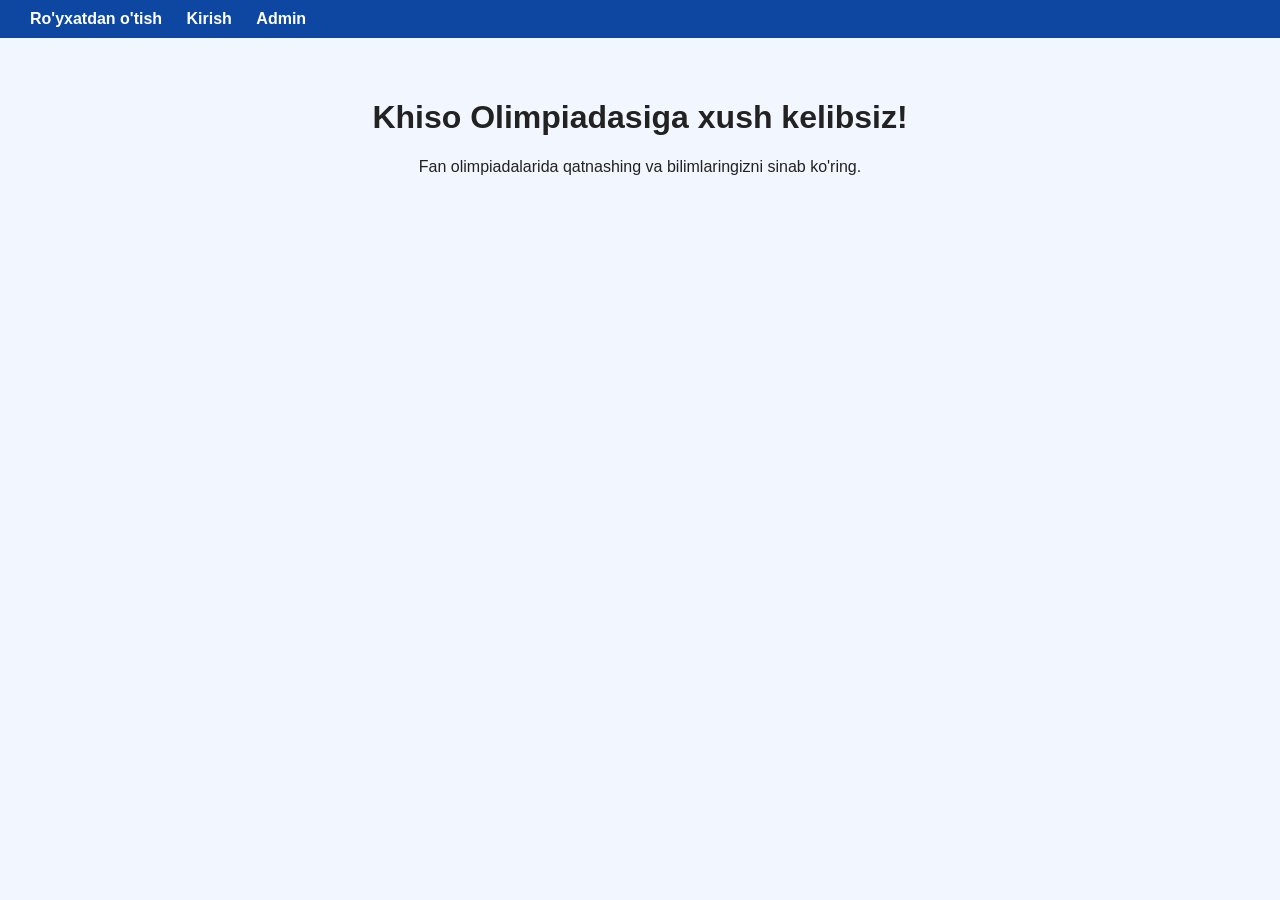
<file: index.html>
<!DOCTYPE html>
<html lang="uz">
<head>
  <meta charset="UTF-8">
  <meta name="viewport" content="width=device-width, initial-scale=1.0">
  <title>Khiso Olimpiadasi</title>
  <link rel="stylesheet" href="styles.css">
</head>
<body>
  <header class="main-header">
    <nav>
      <a href="register.html">Ro'yxatdan o'tish</a>
      <a href="login.html">Kirish</a>
      <a href="admin/login.html">Admin</a>
    </nav>
  </header>

  <main class="landing">
    <h1>Khiso Olimpiadasiga xush kelibsiz!</h1>
    <p>Fan olimpiadalarida qatnashing va bilimlaringizni sinab ko'ring.</p>
  </main>
</body>
</html>
</file>
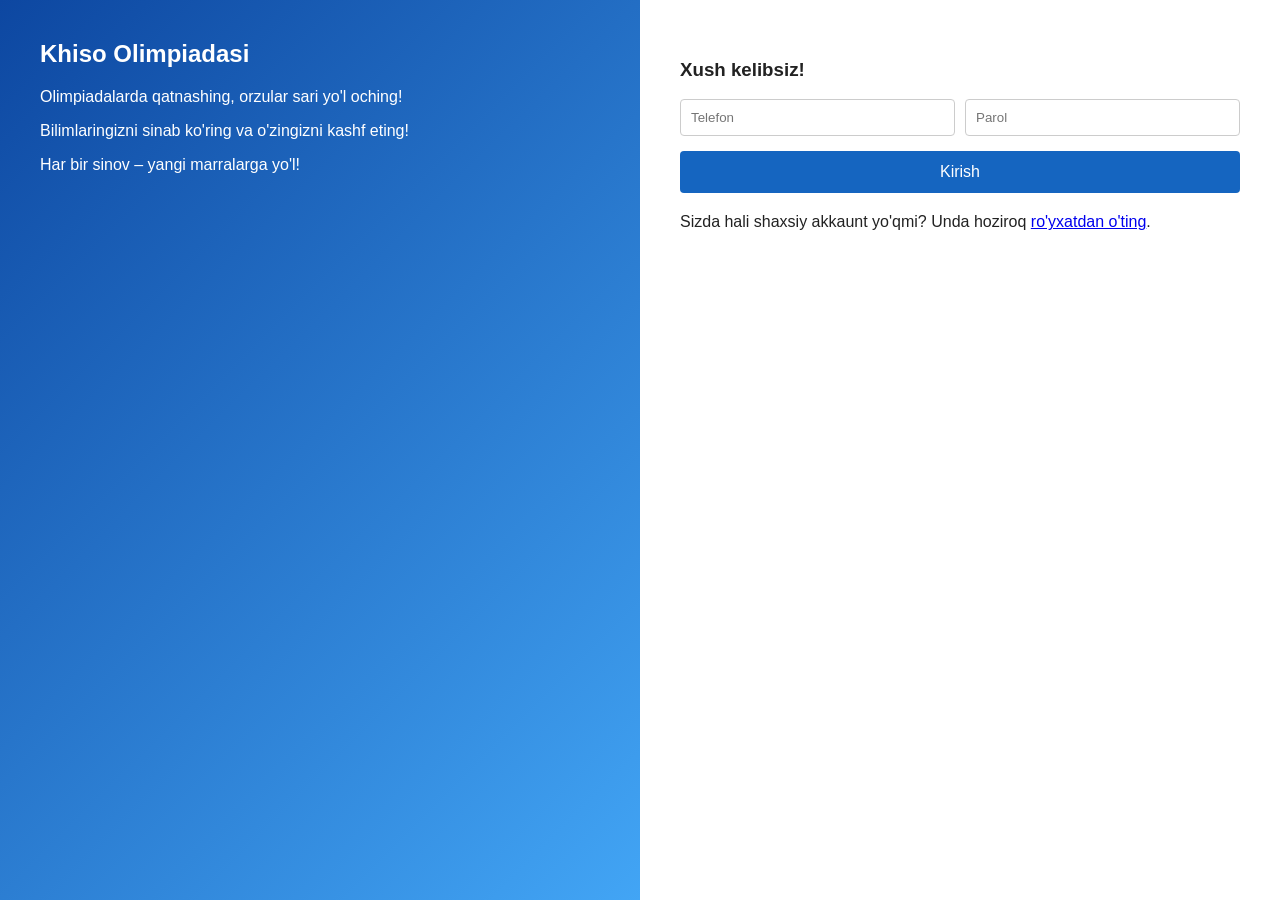
<file: login.html>
<!DOCTYPE html>
<html lang="uz">
<head>
  <meta charset="UTF-8">
  <meta name="viewport" content="width=device-width, initial-scale=1.0">
  <title>Kirish</title>
  <link rel="stylesheet" href="styles.css">
</head>
<body>
  <section class="auth-container">
    <div class="info">
      <h2>Khiso Olimpiadasi</h2>
      <p>Olimpiadalarda qatnashing, orzular sari yo'l oching!</p>
      <p>Bilimlaringizni sinab ko'ring va o'zingizni kashf eting!</p>
      <p>Har bir sinov – yangi marralarga yo'l!</p>
    </div>
    <form class="form" action="#" method="post">
      <h3>Xush kelibsiz!</h3>
      <div class="form-row">
        <input type="tel" name="phone" placeholder="Telefon" required>
        <input type="password" name="password" placeholder="Parol" required>
      </div>
      <button type="submit" class="primary-btn">Kirish</button>
      <p class="switch">Sizda hali shaxsiy akkaunt yo'qmi? Unda hoziroq <a href="register.html">ro'yxatdan o'ting</a>.</p>
    </form>
  </section>
</body>
</html>
</file>
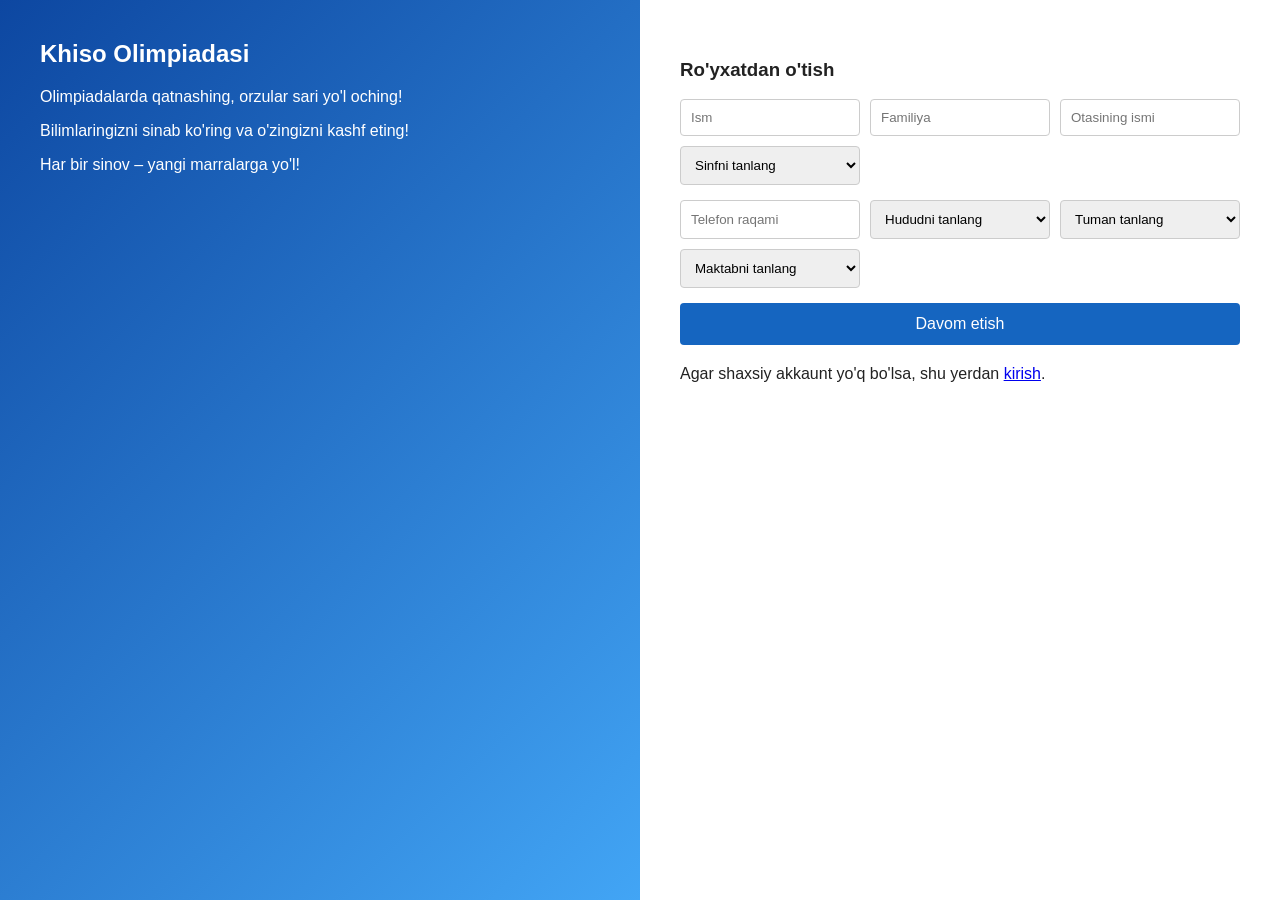
<file: register.html>
<!DOCTYPE html>
<html lang="uz">
<head>
  <meta charset="UTF-8">
  <meta name="viewport" content="width=device-width, initial-scale=1.0">
  <title>Ro'yxatdan o'tish</title>
  <link rel="stylesheet" href="styles.css">
</head>
<body>
  <section class="auth-container">
    <div class="info">
      <h2>Khiso Olimpiadasi</h2>
      <p>Olimpiadalarda qatnashing, orzular sari yo'l oching!</p>
      <p>Bilimlaringizni sinab ko'ring va o'zingizni kashf eting!</p>
      <p>Har bir sinov – yangi marralarga yo'l!</p>
    </div>
    <form class="form" action="#" method="post">
      <h3>Ro'yxatdan o'tish</h3>
      <div class="form-row">
        <input type="text" name="firstname" placeholder="Ism" required>
        <input type="text" name="lastname" placeholder="Familiya" required>
        <input type="text" name="middlename" placeholder="Otasining ismi" required>
        <select name="class" required>
          <option value="" disabled selected>Sinfni tanlang</option>
          <option>5-sinf</option>
          <option>6-sinf</option>
          <option>7-sinf</option>
          <option>8-sinf</option>
          <option>9-sinf</option>
          <option>10-sinf</option>
          <option>11-sinf</option>
        </select>
      </div>
      <div class="form-row">
        <input type="tel" name="phone" placeholder="Telefon raqami" required>
        <select name="region" required>
          <option value="" disabled selected>Hududni tanlang</option>
          <option>Toshkent</option>
          <option>Samarqand</option>
          <option>Farg'ona</option>
        </select>
        <select name="district" required>
          <option value="" disabled selected>Tuman tanlang</option>
          <option>Chilonzor</option>
          <option>Yunusobod</option>
        </select>
        <select name="school" required>
          <option value="" disabled selected>Maktabni tanlang</option>
          <option>1-maktab</option>
          <option>2-maktab</option>
        </select>
      </div>
      <button type="submit" class="primary-btn">Davom etish</button>
      <p class="switch">Agar shaxsiy akkaunt yo'q bo'lsa, shu yerdan <a href="login.html">kirish</a>.</p>
    </form>
  </section>
</body>
</html>
</file>
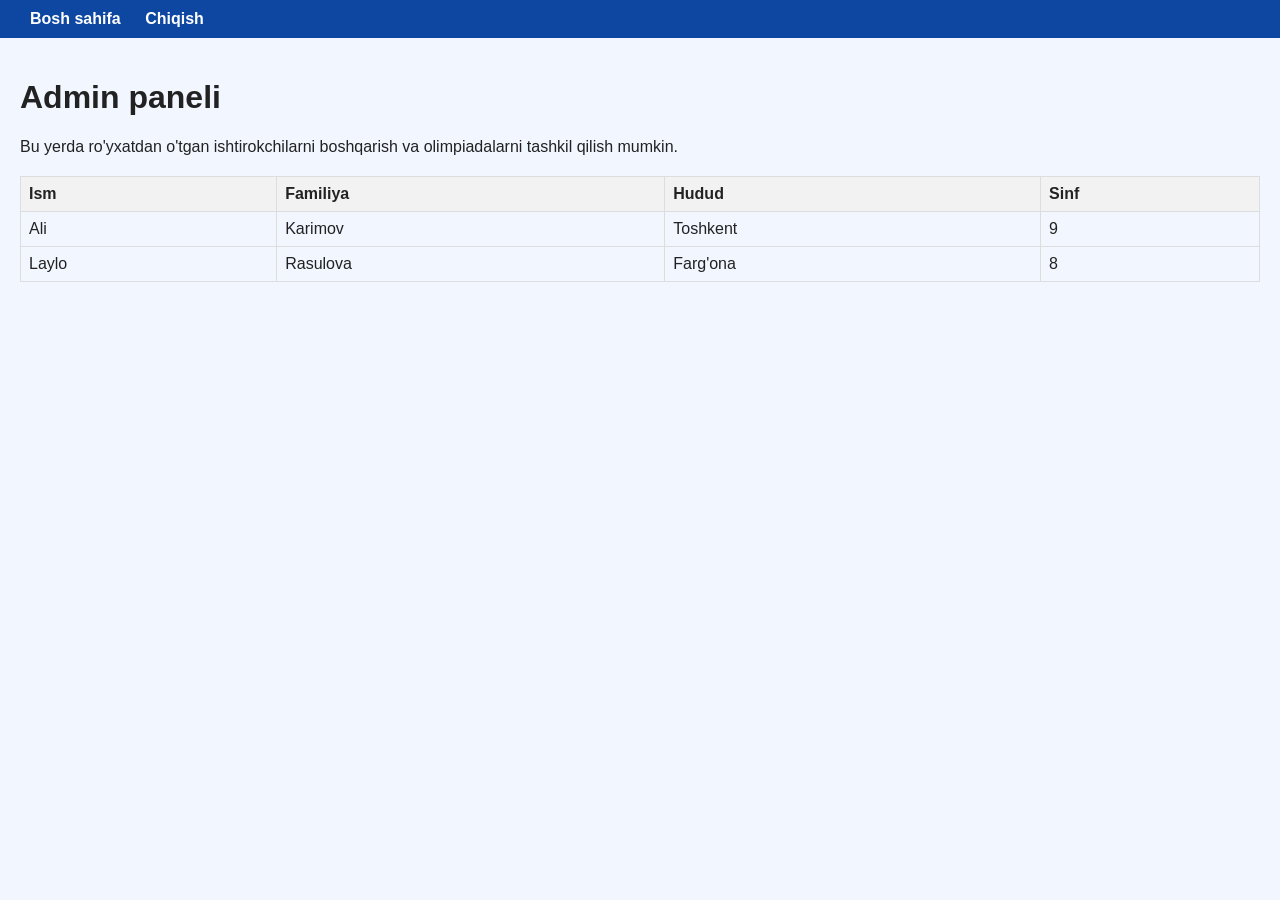
<file: admin/dashboard.html>
<!DOCTYPE html>
<html lang="uz">
<head>
  <meta charset="UTF-8">
  <meta name="viewport" content="width=device-width, initial-scale=1.0">
  <title>Admin paneli</title>
  <link rel="stylesheet" href="../styles.css">
</head>
<body>
  <header class="main-header">
    <nav>
      <a href="../index.html">Bosh sahifa</a>
      <a href="logout.html">Chiqish</a>
    </nav>
  </header>
  <main class="dashboard">
    <h1>Admin paneli</h1>
    <p>Bu yerda ro'yxatdan o'tgan ishtirokchilarni boshqarish va olimpiadalarni tashkil qilish mumkin.</p>
    <table>
      <thead>
        <tr><th>Ism</th><th>Familiya</th><th>Hudud</th><th>Sinf</th></tr>
      </thead>
      <tbody>
        <tr><td>Ali</td><td>Karimov</td><td>Toshkent</td><td>9</td></tr>
        <tr><td>Laylo</td><td>Rasulova</td><td>Farg'ona</td><td>8</td></tr>
      </tbody>
    </table>
  </main>
</body>
</html>
</file>
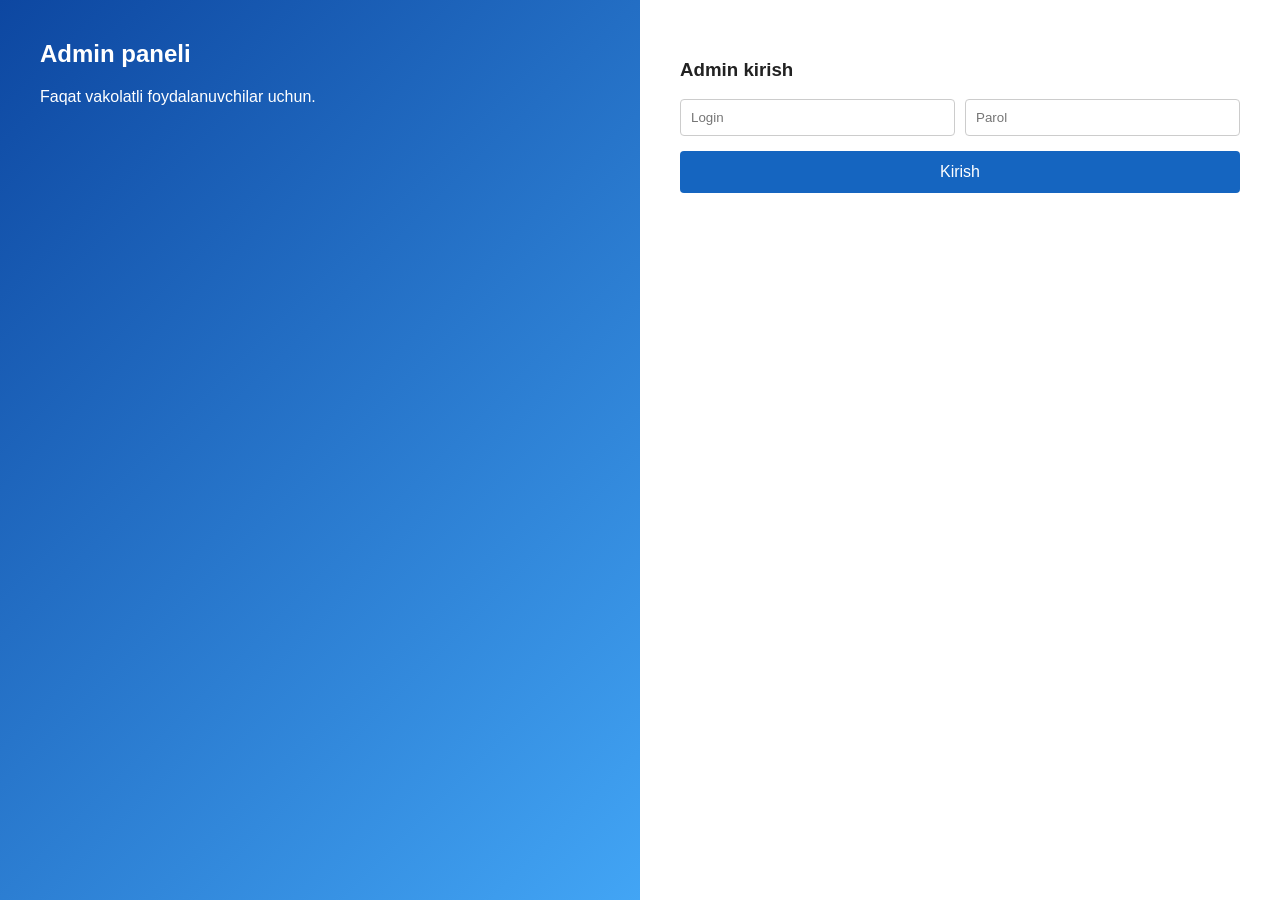
<file: admin/login.html>
<!DOCTYPE html>
<html lang="uz">
<head>
  <meta charset="UTF-8">
  <meta name="viewport" content="width=device-width, initial-scale=1.0">
  <title>Admin kirish</title>
  <link rel="stylesheet" href="../styles.css">
</head>
<body>
  <section class="auth-container">
    <div class="info">
      <h2>Admin paneli</h2>
      <p>Faqat vakolatli foydalanuvchilar uchun.</p>
    </div>
    <form class="form" action="dashboard.html" method="post">
      <h3>Admin kirish</h3>
      <div class="form-row">
        <input type="text" name="username" placeholder="Login" required>
        <input type="password" name="password" placeholder="Parol" required>
      </div>
      <button type="submit" class="primary-btn">Kirish</button>
    </form>
  </section>
</body>
</html>
</file>
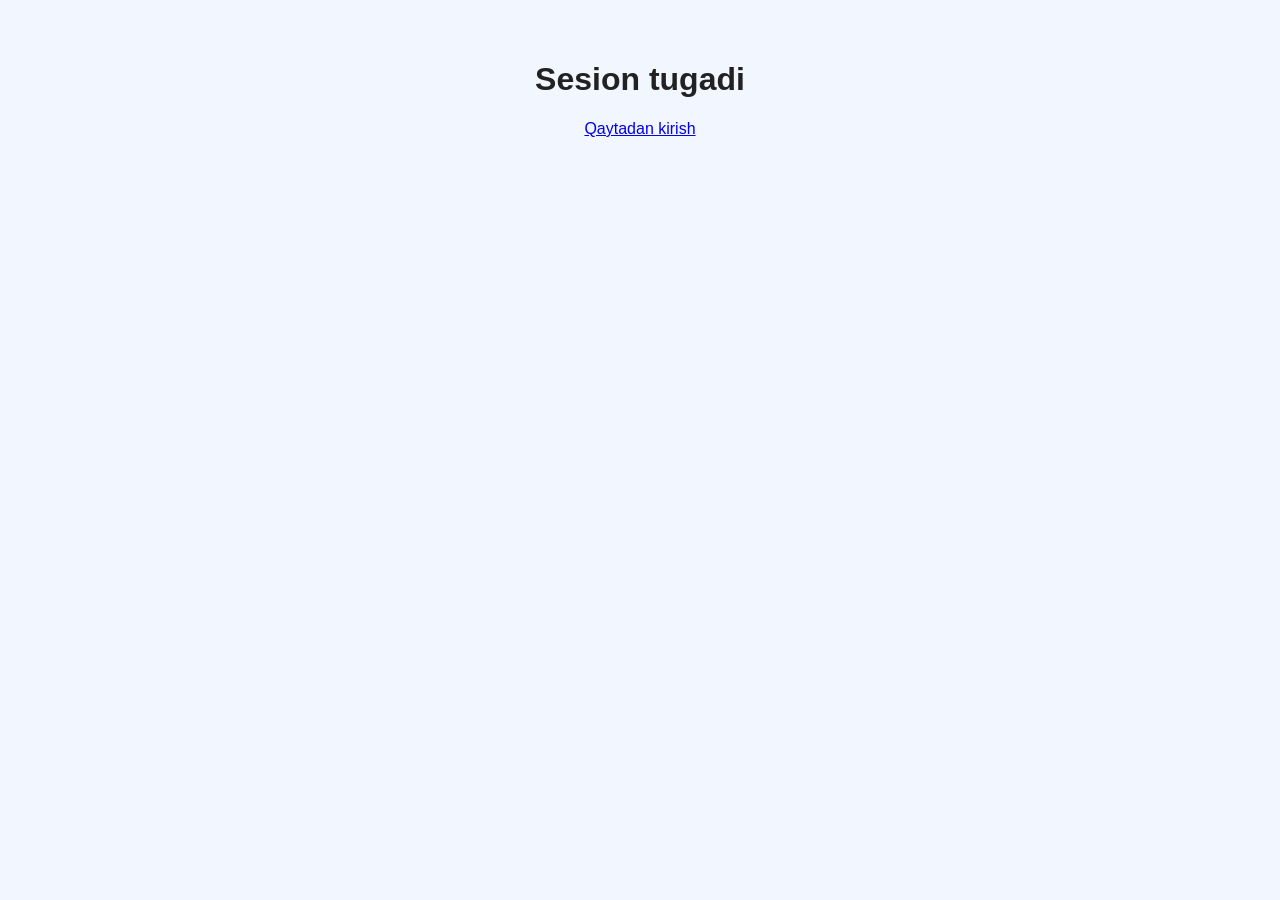
<file: admin/logout.html>
<!DOCTYPE html>
<html lang="uz">
<head>
  <meta charset="UTF-8">
  <meta name="viewport" content="width=device-width, initial-scale=1.0">
  <title>Chiqish</title>
  <link rel="stylesheet" href="../styles.css">
</head>
<body>
  <main class="landing">
    <h1>Sesion tugadi</h1>
    <p><a href="login.html">Qaytadan kirish</a></p>
  </main>
</body>
</html>
</file>
<file: styles.css>
body {
  margin: 0;
  font-family: Arial, sans-serif;
  background: #f2f6ff;
  color: #222;
}

.main-header {
  display: flex;
  justify-content: space-between;
  align-items: center;
  padding: 10px 20px;
  background: #0d47a1;
  color: #fff;
}

.main-header a {
  color: #fff;
  margin: 0 10px;
  text-decoration: none;
  font-weight: bold;
}

.auth-container {
  display: flex;
  min-height: 100vh;
}

.auth-container .info {
  flex: 1;
  background: linear-gradient(135deg, #0d47a1, #42a5f5);
  color: #fff;
  padding: 40px;
}

.auth-container .info h2 {
  margin-top: 0;
}

.auth-container .form {
  flex: 1;
  background: #fff;
  padding: 40px;
  display: flex;
  flex-direction: column;
}

.form-row {
  display: grid;
  grid-template-columns: repeat(auto-fit, minmax(150px, 1fr));
  gap: 10px;
  margin-bottom: 15px;
}

.form-row input,
.form-row select {
  padding: 10px;
  border: 1px solid #ccc;
  border-radius: 4px;
}

.primary-btn {
  padding: 12px 20px;
  background: #1565c0;
  color: #fff;
  border: none;
  border-radius: 4px;
  cursor: pointer;
  font-size: 16px;
}

.primary-btn:hover {
  background: #0d47a1;
}

.switch {
  margin-top: 20px;
}

.landing {
  padding: 40px;
  text-align: center;
}

.dashboard {
  padding: 20px;
}

table {
  border-collapse: collapse;
  width: 100%;
  margin-top: 20px;
}

th, td {
  border: 1px solid #ddd;
  padding: 8px;
  text-align: left;
}

th {
  background-color: #f2f2f2;
}
</file>
